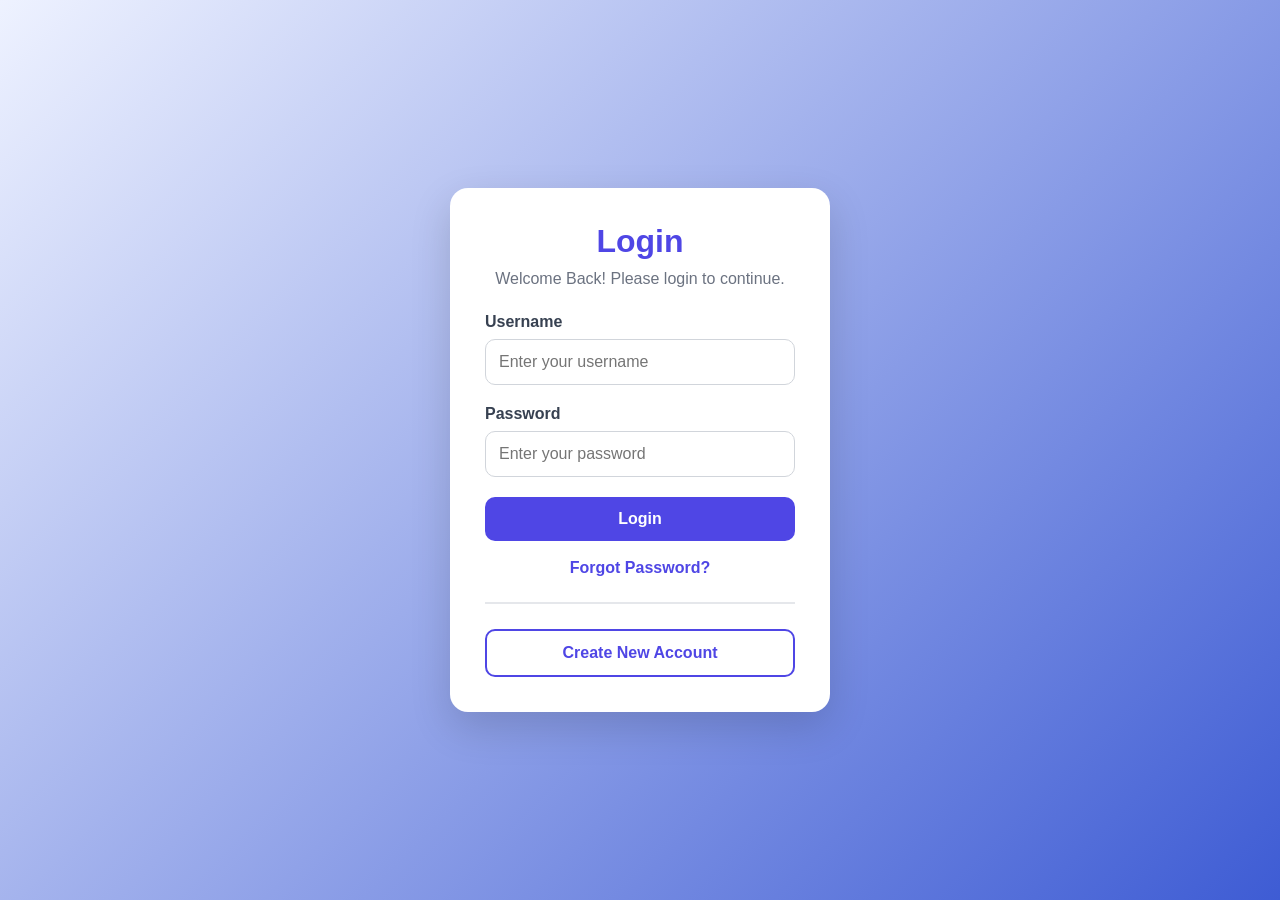
<file: index.html>
<!DOCTYPE html>
<html lang="en">
<head>
    <meta charset="UTF-8">
    <meta name="viewport" content="width=device-width, initial-scale=1.0">
    <title>Desi-Mart</title>

    <link rel="stylesheet" href="index.css">
</head>
<body>
    

    <div class="login-box">

        <h1>Login</h1>

        <p>Welcome Back! Please login to continue.</p>

        <form>

            <label>Username</label>

            <input type="text"
            placeholder="Enter your username">

            <label>Password</label>

            <input type="password"
            placeholder="Enter your password">

            <button id="login" type="submit">Login</button>

            <a href="#" class="forget" aria-required="true">Forgot Password?</a>

            <hr>

            <button class="new-user">
                Create New Account
            </button>

        </form>

    </div>


    <script src="index.js"></script>
</body>
</html>
</file>
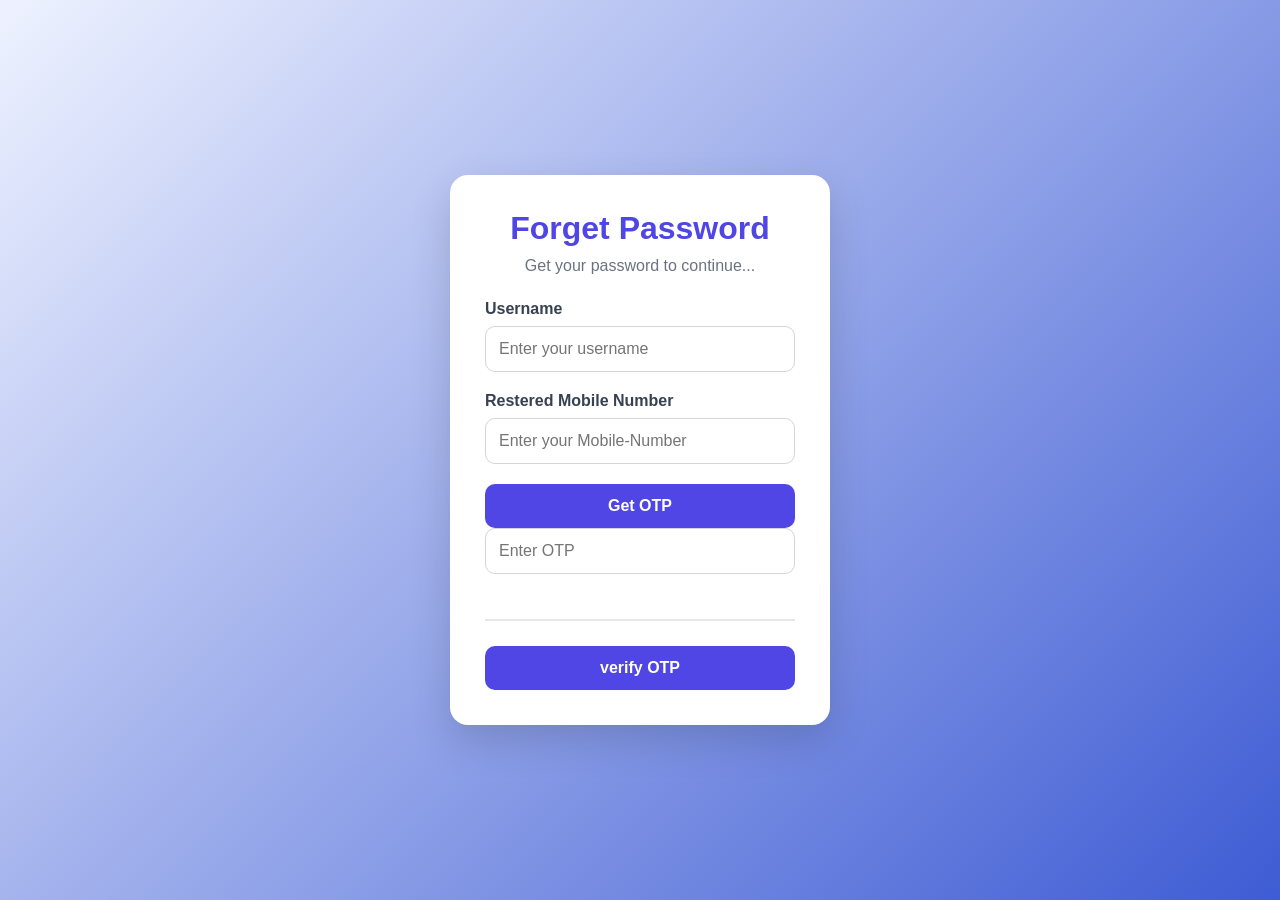
<file: forget.html>
<!DOCTYPE html>
<html lang="en">
<head>
    <meta charset="UTF-8">
    <meta name="viewport" content="width=device-width, initial-scale=1.0">
    <title>Desi-Mart</title>

    <link rel="stylesheet" href="forget.css">
</head>
<body>
    

    <div class="login-box">

        <h1>Forget Password</h1>

        <p> Get your password to continue...</p>

        <form>

            <label>Username</label>

            <input type="text"
            placeholder="Enter your username">

            <label>Restered Mobile Number</label>

            <input type="Mobile-Number"
            placeholder="Enter your Mobile-Number">

            <button type="button" id="getotp">Get OTP</button>

             <input type="text" inputmode="numeric" maxlength="4" id="input"
            placeholder="Enter OTP">
           

            <hr>

            <button class="OTP" type="button">
                verify OTP
            </button>

        </form>

    </div>

<script src="forget.js"></script>
</body>
</html>
</file>
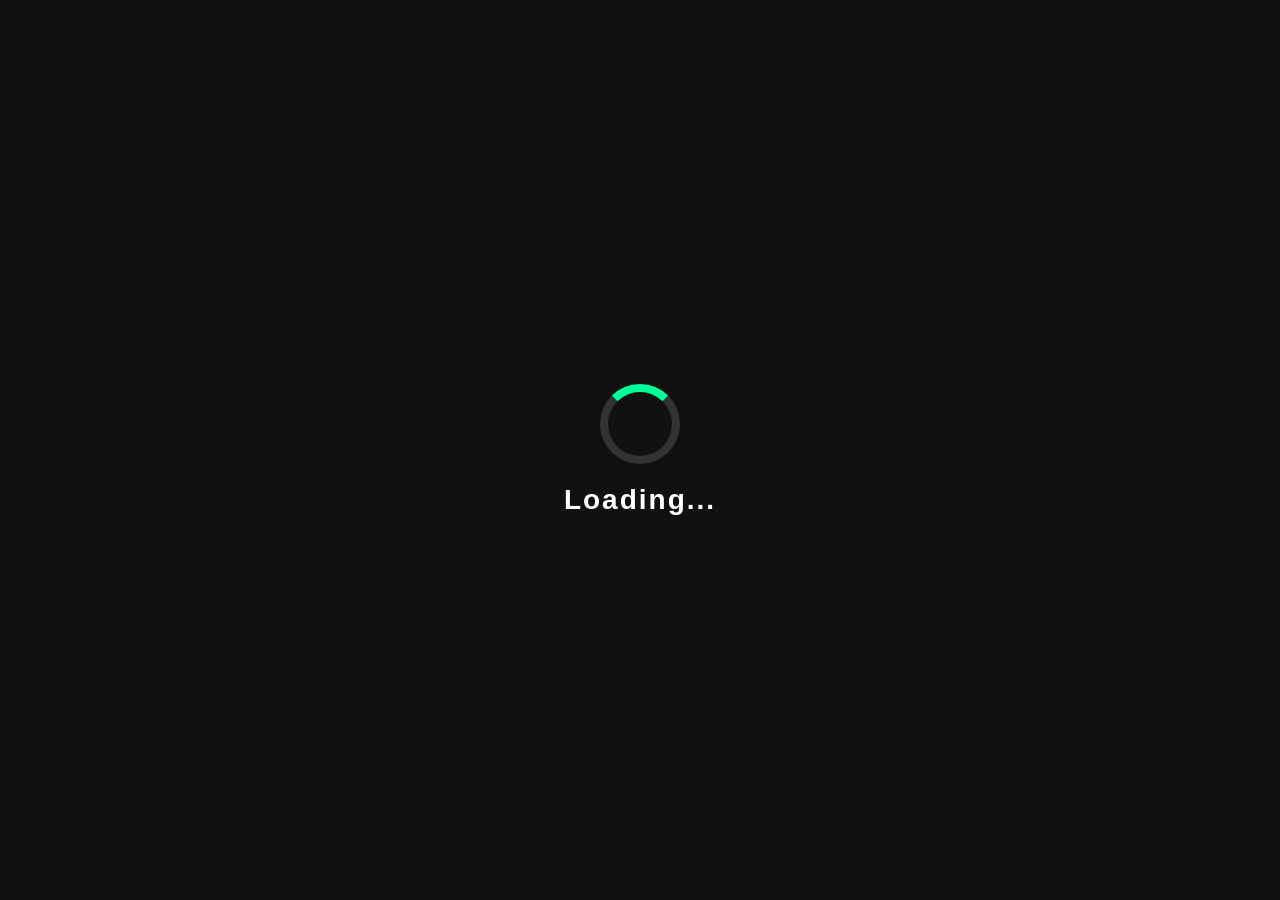
<file: loading.html>
<!DOCTYPE html>
<html lang="en">
<head>
    <meta charset="UTF-8">
    <meta name="viewport" content="width=device-width, initial-scale=1.0">
    <title>Loading...</title>
    <link rel="stylesheet" href="loading.css">

</head>
<body>

    <div class="loader-container">
        <div class="loader"></div>
     <h2 class="loading-text">Loading...</h2>
    </div>

    <script src="loading.js"></script>
</body>
</html>
</file>
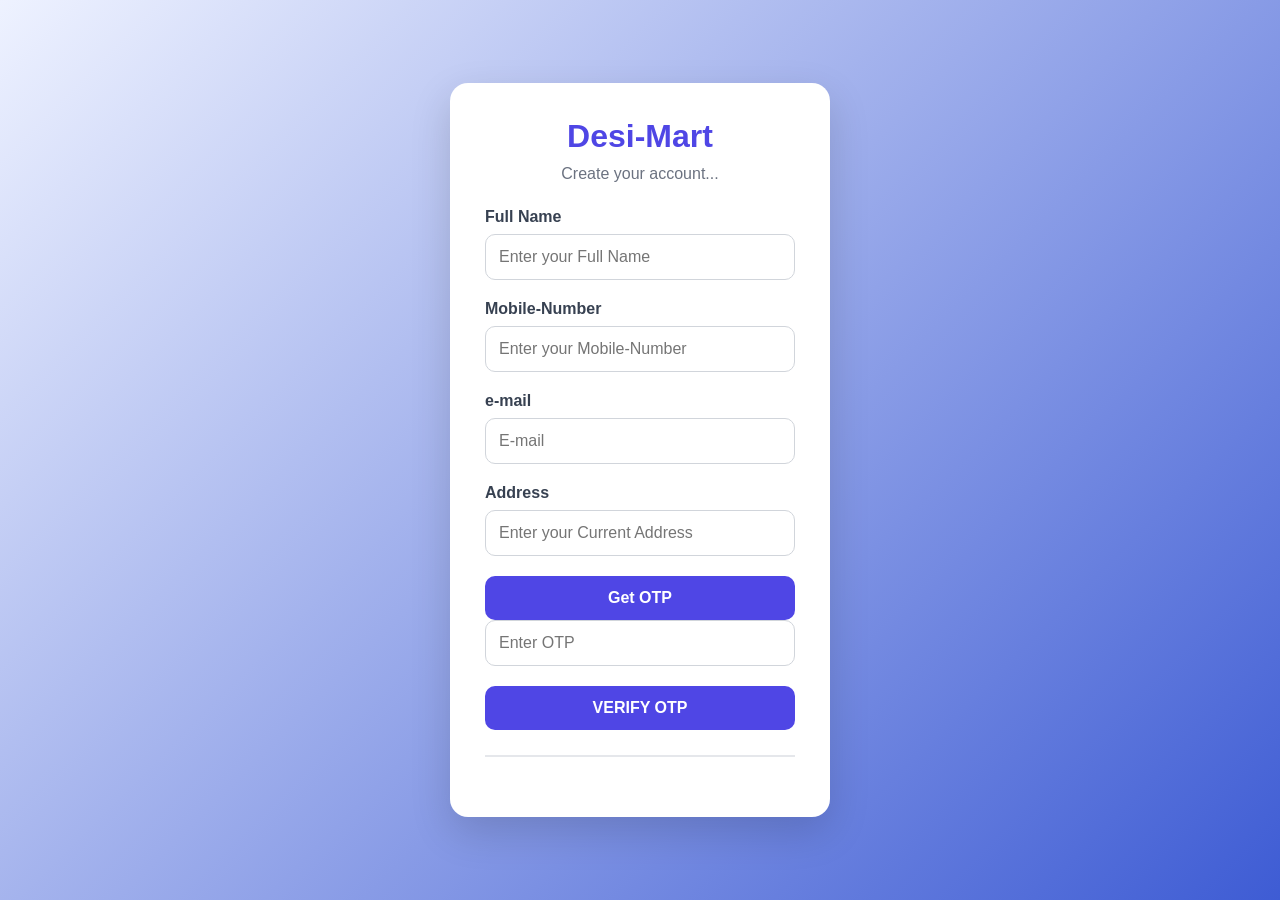
<file: new.html>
<!DOCTYPE html>
<html lang="en">
<head>
    <meta charset="UTF-8">
    <meta name="viewport" content="width=device-width, initial-scale=1.0">
    <title>Desi-Mart</title>
    <link rel="stylesheet" href="new.css">
</head>
<body>

         <div class="login-box">

        <h1>Desi-Mart</h1>

        <p> Create your account...</p>

        <form>

            <label>Full Name</label>

            <input type="text"
            placeholder="Enter your Full Name">

            <label>Mobile-Number</label>

            <input type="number"
            placeholder="Enter your Mobile-Number">

            <label>e-mail</label>
            <input type="mail"
            placeholder="E-mail">

            <label>Address</label>
            <input type="location"
            placeholder="Enter your Current Address">

            <button type="button" id="getotp">Get OTP</button>
            
         
            <input type="text"
            placeholder="Enter OTP" maxlength="4" id="input">
            <button type="button" id="OTP">VERIFY OTP</button>

            <hr>

          

        </form>

    </div>


<script src="new.js"></script>
</body>
</html>
</file>
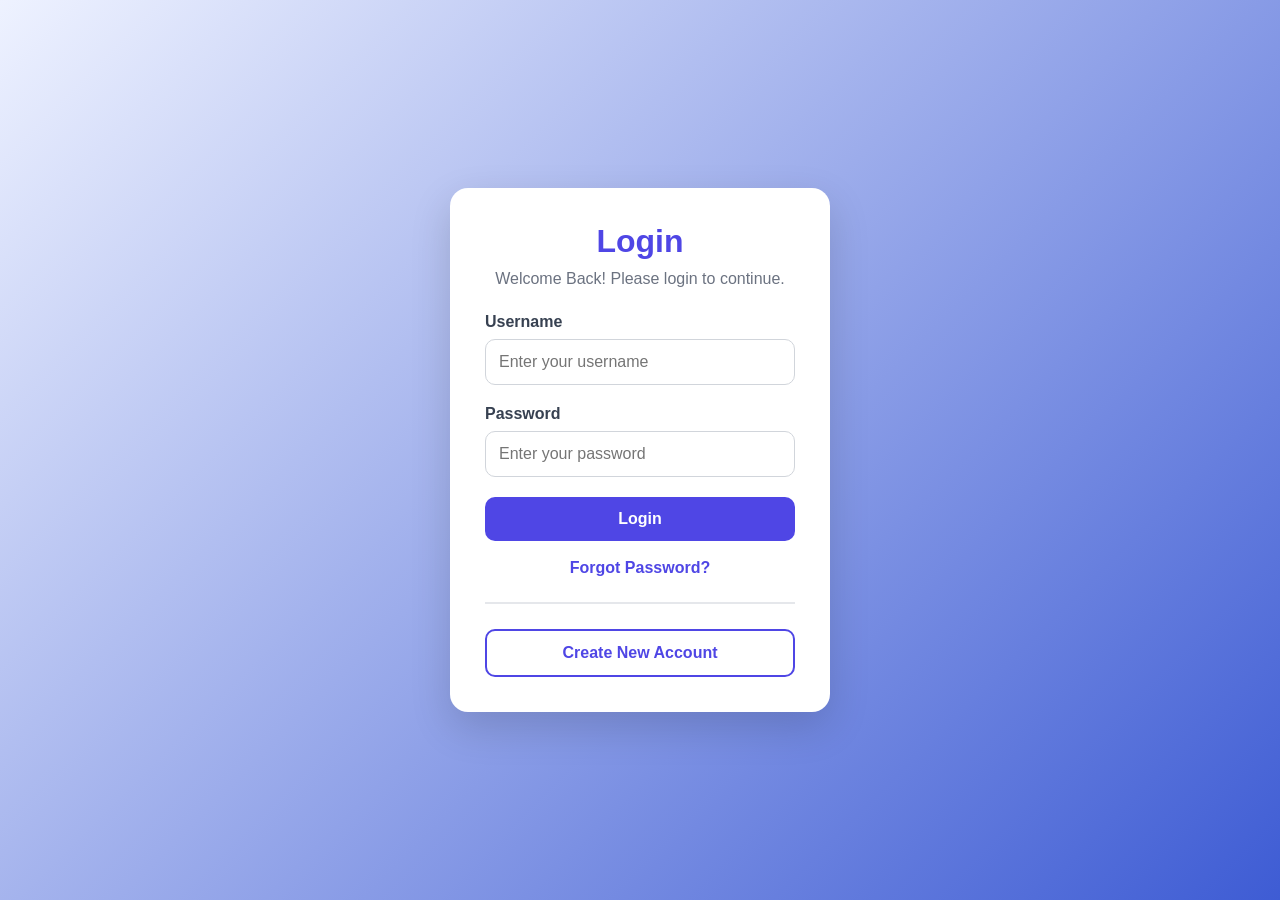
<file: page.html>
<!DOCTYPE html>
<html lang="en">
<head>
    <meta charset="UTF-8">
    <meta name="viewport" content="width=device-width, initial-scale=1.0">
    <title>Desi-Mart</title>

    <link rel="stylesheet" href="page.css">
</head>
<body>
    

    <div class="login-box">

        <h1>Login</h1>

        <p>Welcome Back! Please login to continue.</p>

        <form>

            <label>Username</label>

            <input type="text"
            placeholder="Enter your username">

            <label>Password</label>

            <input type="password"
            placeholder="Enter your password">

            <button id="login" type="submit">Login</button>

            <a href="#" class="forget" aria-required="true">Forgot Password?</a>

            <hr>

            <button class="new-user">
                Create New Account
            </button>

        </form>

    </div>


    <script src="page.js"></script>
</body>
</html>
</file>
<file: index.css>
* {

    margin: 0;
    padding: 0;
    box-sizing: border-box;
    font-family: Arial, Helvetica, sans-serif;

}

body {

    display: flex;

    justify-content: center;

    align-items: center;

    height: 100vh;

    background: linear-gradient(135deg, #EEF2FF, #3e5cd4);

}

.login-box {

    width: 380px;

    background: white;

    padding: 35px;

    border-radius: 18px;

    box-shadow: 0 15px 40px rgba(0, 0, 0, .15);

}

.login-box h1 {

    text-align: center;

    color: #4F46E5;

    margin-bottom: 10px;

}

.login-box p {

    text-align: center;

    color: #6B7280;

    margin-bottom: 25px;

}

label {

    display: block;

    margin-bottom: 8px;

    color: #374151;

    font-weight: bold;

}

input {

    width: 100%;

    padding: 13px;

    margin-bottom: 20px;

    border: 1px solid #D1D5DB;

    border-radius: 10px;

    font-size: 16px;

    outline: none;

    transition: .3s;

}

input:focus {

    border-color: #4F46E5;

    box-shadow: 0 0 10px rgba(79, 70, 229, .25);

}

button {

    width: 100%;

    padding: 13px;

    border: none;

    border-radius: 10px;

    background: #4F46E5;

    color: white;

    font-size: 16px;

    font-weight: bold;

    cursor: pointer;

    transition: .3s;

}

button:hover {

    background: #4338CA;

    transform: translateY(-2px);

}

a {

    display: block;

    text-align: center;

    margin-top: 18px;

    text-decoration: none;

    color: #4F46E5;

    font-weight: bold;

}

a:hover {

    text-decoration: underline;

}

hr {

    margin: 25px 0;

    border: .5px solid #E5E7EB;

}

.new-user {

    background: white;

    color: #4F46E5;

    border: 2px solid #4F46E5;

}

.new-user:hover {

    background: #4F46E5;

    color: white;

}
</file>
<file: forget.css>
* {

    margin: 0;
    padding: 0;
    box-sizing: border-box;
    font-family: Arial, Helvetica, sans-serif;

}

body {

    display: flex;

    justify-content: center;

    align-items: center;

    height: 100vh;

    background: linear-gradient(135deg, #EEF2FF, #3e5cd4);

}

.login-box {

    width: 380px;

    background: white;

    padding: 35px;

    border-radius: 18px;

    box-shadow: 0 15px 40px rgba(0, 0, 0, .15);

}

.login-box h1 {

    text-align: center;

    color: #4F46E5;

    margin-bottom: 10px;

}

.login-box p {

    text-align: center;

    color: #6B7280;

    margin-bottom: 25px;

}

label {

    display: block;

    margin-bottom: 8px;

    color: #374151;

    font-weight: bold;

}

input {

    width: 100%;

    padding: 13px;

    margin-bottom: 20px;

    border: 1px solid #D1D5DB;

    border-radius: 10px;

    font-size: 16px;

    outline: none;

    transition: .3s;

}

input:focus {

    border-color: #4F46E5;

    box-shadow: 0 0 10px rgba(79, 70, 229, .25);

}

button {

    width: 100%;

    padding: 13px;

    border: none;

    border-radius: 10px;

    background: #4F46E5;

    color: white;

    font-size: 16px;

    font-weight: bold;

    cursor: pointer;

    transition: .3s;

}

button:hover {

    background: #4338CA;

    transform: translateY(-2px);

}

a {

    display: block;

    text-align: center;

    margin-top: 18px;

    text-decoration: none;

    color: #4F46E5;

    font-weight: bold;

}

a:hover {

    text-decoration: underline;

}

hr {

    margin: 25px 0;

    border: .5px solid #E5E7EB;

}

.new-user {

    background: white;

    color: #4F46E5;

    border: 2px solid #4F46E5;

}

.new-user:hover {

    background: #4F46E5;

    color: white;

}
</file>
<file: loading.css>
* {
    margin: 0;
    padding: 0;
    box-sizing: border-box;
    font-family: Arial, Helvetica, sans-serif;
}

body {
    width: 100%;
    height: 100vh;
    display: flex;
    justify-content: center;
    align-items: center;
    background: #111;
}

.loader-container {
    text-align: center;
}

.loader {
    width: 80px;
    height: 80px;
    border: 8px solid #333;
    border-top: 8px solid #00ff99;
    border-radius: 50%;
    animation: spin 1s linear infinite;
    margin: auto;
}

.loader-container h2 {
    color: white;
    margin-top: 20px;
    font-size: 28px;
    letter-spacing: 2px;
}

@keyframes spin {

    0% {
        transform: rotate(0deg);
    }

    100% {
        transform: rotate(360deg);
    }

}
</file>
<file: new.css>
* {

    margin: 0;
    padding: 0;
    box-sizing: border-box;
    font-family: Arial, Helvetica, sans-serif;

}

body {

    display: flex;

    justify-content: center;

    align-items: center;

    height: 100vh;

    background: linear-gradient(135deg, #EEF2FF, #3e5cd4);

}

.login-box {

    width: 380px;

    background: white;

    padding: 35px;

    border-radius: 18px;

    box-shadow: 0 15px 40px rgba(0, 0, 0, .15);

}

.login-box h1 {

    text-align: center;

    color: #4F46E5;

    margin-bottom: 10px;

}

.login-box p {

    text-align: center;

    color: #6B7280;

    margin-bottom: 25px;

}

label {

    display: block;

    margin-bottom: 8px;

    color: #374151;

    font-weight: bold;

}

input {

    width: 100%;

    padding: 13px;

    margin-bottom: 20px;

    border: 1px solid #D1D5DB;

    border-radius: 10px;

    font-size: 16px;

    outline: none;

    transition: .3s;

}

input:focus {

    border-color: #4F46E5;

    box-shadow: 0 0 10px rgba(79, 70, 229, .25);

}

button {

    width: 100%;

    padding: 13px;

    border: none;

    border-radius: 10px;

    background: #4F46E5;

    color: white;

    font-size: 16px;

    font-weight: bold;

    cursor: pointer;

    transition: .3s;

}

button:hover {

    background: #4338CA;

    transform: translateY(-2px);

}

a {

    display: block;

    text-align: center;

    margin-top: 18px;

    text-decoration: none;

    color: #4F46E5;

    font-weight: bold;

}

a:hover {

    text-decoration: underline;

}

hr {

    margin: 25px 0;

    border: .5px solid #E5E7EB;

}

.new-user {

    background: white;

    color: #4F46E5;

    border: 2px solid #4F46E5;

}

.new-user:hover {

    background: #4F46E5;

    color: white;

}
</file>
<file: page.css>
* {

    margin: 0;
    padding: 0;
    box-sizing: border-box;
    font-family: Arial, Helvetica, sans-serif;

}

body {

    display: flex;

    justify-content: center;

    align-items: center;

    height: 100vh;

    background: linear-gradient(135deg, #EEF2FF, #3e5cd4);

}

.login-box {

    width: 380px;

    background: white;

    padding: 35px;

    border-radius: 18px;

    box-shadow: 0 15px 40px rgba(0, 0, 0, .15);

}

.login-box h1 {

    text-align: center;

    color: #4F46E5;

    margin-bottom: 10px;

}

.login-box p {

    text-align: center;

    color: #6B7280;

    margin-bottom: 25px;

}

label {

    display: block;

    margin-bottom: 8px;

    color: #374151;

    font-weight: bold;

}

input {

    width: 100%;

    padding: 13px;

    margin-bottom: 20px;

    border: 1px solid #D1D5DB;

    border-radius: 10px;

    font-size: 16px;

    outline: none;

    transition: .3s;

}

input:focus {

    border-color: #4F46E5;

    box-shadow: 0 0 10px rgba(79, 70, 229, .25);

}

button {

    width: 100%;

    padding: 13px;

    border: none;

    border-radius: 10px;

    background: #4F46E5;

    color: white;

    font-size: 16px;

    font-weight: bold;

    cursor: pointer;

    transition: .3s;

}

button:hover {

    background: #4338CA;

    transform: translateY(-2px);

}

a {

    display: block;

    text-align: center;

    margin-top: 18px;

    text-decoration: none;

    color: #4F46E5;

    font-weight: bold;

}

a:hover {

    text-decoration: underline;

}

hr {

    margin: 25px 0;

    border: .5px solid #E5E7EB;

}

.new-user {

    background: white;

    color: #4F46E5;

    border: 2px solid #4F46E5;

}

.new-user:hover {

    background: #4F46E5;

    color: white;

}
</file>
